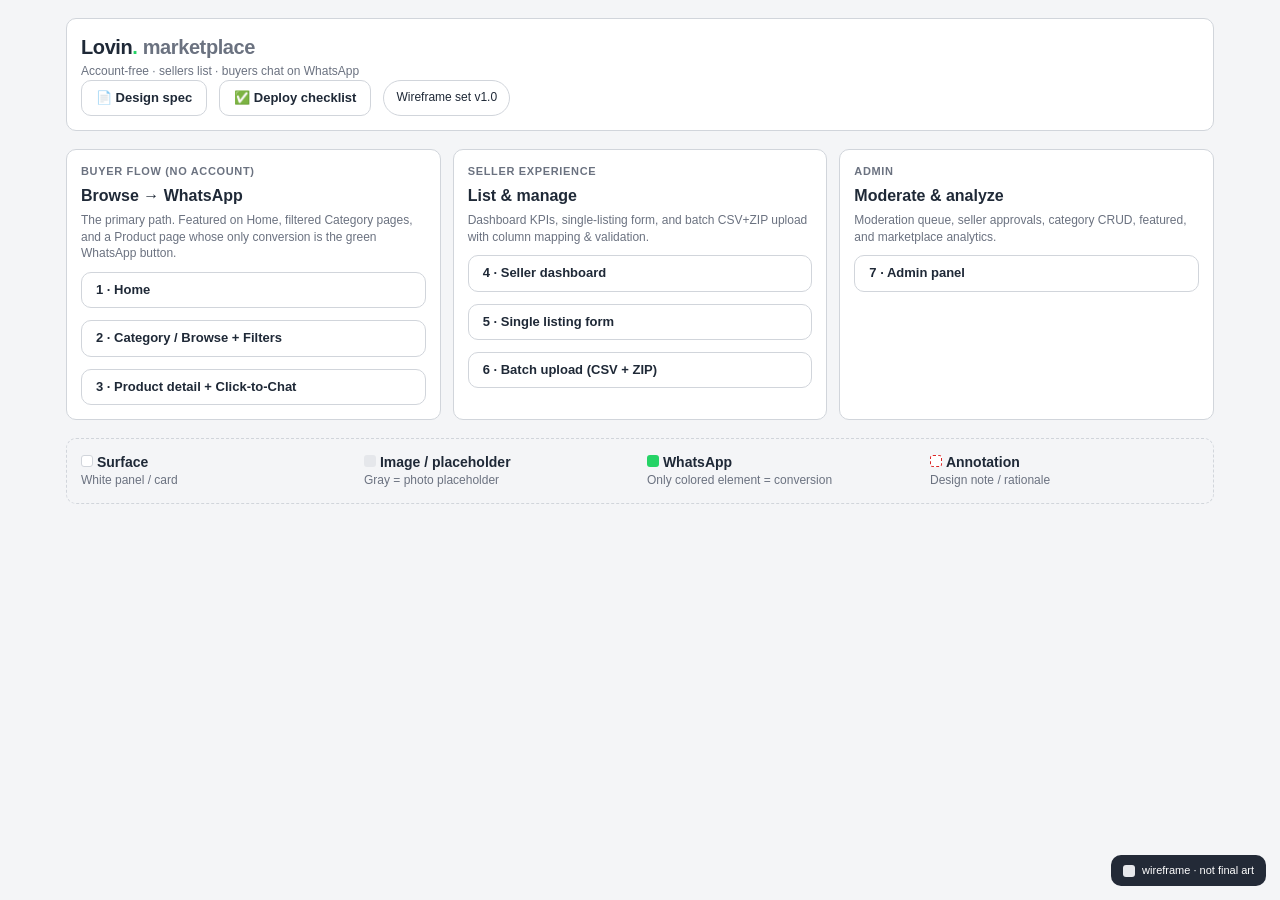
<file: wireframes/index.html>
<!doctype html><html lang="en"><head><meta charset="utf-8">
<meta name="viewport" content="width=device-width,initial-scale=1">
<title>Lovin — Wireframe Index</title><link rel="stylesheet" href="_wire.css"></head>
<body><div class="frame"><div class="wrap col" style="gap:18px">

  <div class="box between" style="align-items:center;flex-wrap:wrap;gap:12px">
    <div>
      <div class="logo">Lovin<b>.</b> <span class="muted" style="font-weight:600">marketplace</span></div>
      <div class="muted" style="font-size:12px;margin-top:2px">Account-free · sellers list · buyers chat on WhatsApp</div>
    </div>
    <div class="row" style="flex-wrap:wrap">
      <a class="btn ghost" href="../docs/LOVIN-DESIGN.md">📄 Design spec</a>
      <a class="btn ghost" href="../docs/DEPLOYMENT-CHECKLIST.md">✅ Deploy checklist</a>
      <span class="chip">Wireframe set v1.0</span>
    </div>
  </div>

  <div class="grid g3">
    <div class="box">
      <div class="label">Buyer flow (no account)</div>
      <h2 class="h2" style="margin:6px 0 4px">Browse → WhatsApp</h2>
      <p class="muted" style="font-size:12px;margin:0 0 10px">The primary path. Featured on Home, filtered Category pages, and a Product page whose only conversion is the green WhatsApp button.</p>
      <div class="col">
        <a class="btn" href="01-home.html">1 · Home</a>
        <a class="btn" href="02-category-browse.html">2 · Category / Browse + Filters</a>
        <a class="btn" href="03-product-detail.html">3 · Product detail + Click-to-Chat</a>
      </div>
    </div>

    <div class="box">
      <div class="label">Seller experience</div>
      <h2 class="h2" style="margin:6px 0 4px">List & manage</h2>
      <p class="muted" style="font-size:12px;margin:0 0 10px">Dashboard KPIs, single-listing form, and batch CSV+ZIP upload with column mapping & validation.</p>
      <div class="col">
        <a class="btn" href="04-seller-dashboard.html">4 · Seller dashboard</a>
        <a class="btn" href="05-seller-single-listing.html">5 · Single listing form</a>
        <a class="btn" href="06-batch-upload.html">6 · Batch upload (CSV + ZIP)</a>
      </div>
    </div>

    <div class="box">
      <div class="label">Admin</div>
      <h2 class="h2" style="margin:6px 0 4px">Moderate & analyze</h2>
      <p class="muted" style="font-size:12px;margin:0 0 10px">Moderation queue, seller approvals, category CRUD, featured, and marketplace analytics.</p>
      <div class="col">
        <a class="btn" href="07-admin-panel.html">7 · Admin panel</a>
      </div>
    </div>
  </div>

  <div class="box flat">
    <div class="grid g4" style="gap:14px">
      <div><span class="sw" style="display:inline-block;width:12px;height:12px;background:#fff;border:1px solid #d1d5db;border-radius:3px"></span> <b>Surface</b><div class="muted" style="font-size:12px">White panel / card</div></div>
      <div><span class="sw" style="display:inline-block;width:12px;height:12px;background:#e5e7eb;border-radius:3px"></span> <b>Image / placeholder</b><div class="muted" style="font-size:12px">Gray = photo placeholder</div></div>
      <div><span class="sw" style="display:inline-block;width:12px;height:12px;background:#25D366;border-radius:3px"></span> <b>WhatsApp</b><div class="muted" style="font-size:12px">Only colored element = conversion</div></div>
      <div><span class="sw" style="display:inline-block;width:12px;height:12px;background:#fff;border:1.5px dashed #dc2626;border-radius:3px"></span> <b>Annotation</b><div class="muted" style="font-size:12px">Design note / rationale</div></div>
    </div>
  </div>

</div></div>
<div class="legend"><span class="sw" style="background:#e5e7eb"></span> wireframe · not final art</div>
</body></html>
</file>
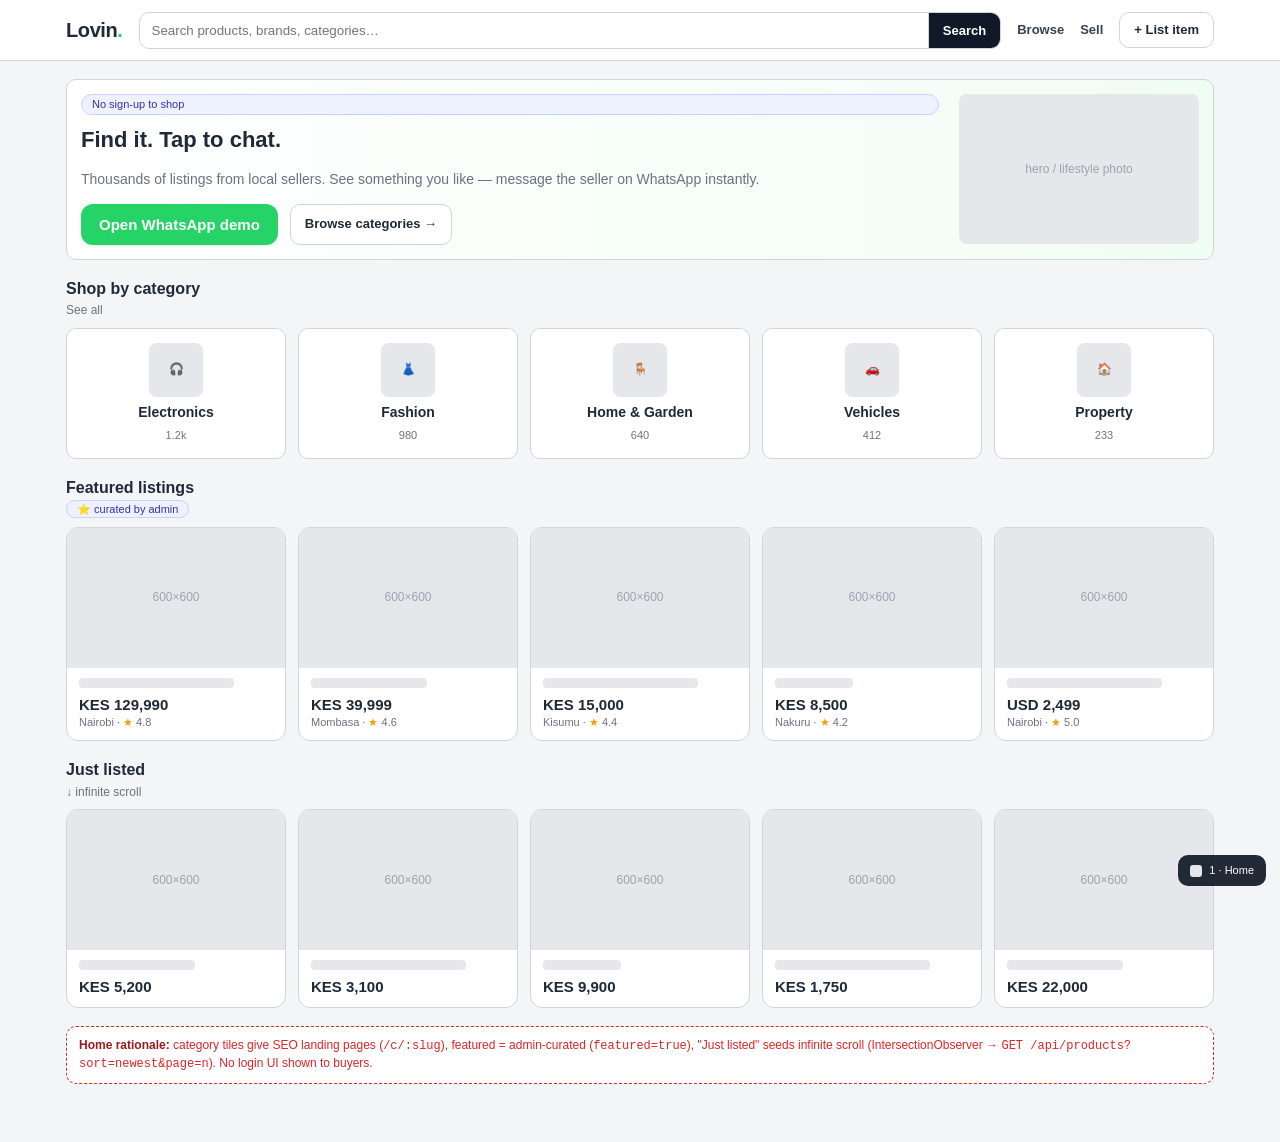
<file: wireframes/01-home.html>
<!doctype html><html lang="en"><head><meta charset="utf-8">
<meta name="viewport" content="width=device-width,initial-scale=1">
<title>Lovin — Home</title><link rel="stylesheet" href="_wire.css"></head>
<body>
<div class="topbar"><div class="wrap">
  <a href="index.html" class="logo">Lovin<b>.</b></a>
  <div class="search"><input placeholder="Search products, brands, categories…"><button class="btn dark">Search</button></div>
  <a class="navlink" href="02-category-browse.html">Browse</a>
  <a class="navlink" href="04-seller-dashboard.html">Sell</a>
  <a class="btn" href="05-seller-single-listing.html">+ List item</a>
</div></div>

<div class="frame"><div class="wrap col" style="gap:18px">

  <!-- Hero -->
  <div class="box" style="display:flex;gap:20px;align-items:center;background:linear-gradient(90deg,#fff,#f0fdf4)">
    <div style="flex:1">
      <div class="pill">No sign-up to shop</div>
      <h1 class="h1" style="margin:10px 0 6px">Find it. Tap to chat.</h1>
      <p class="muted">Thousands of listings from local sellers. See something you like — message the seller on WhatsApp instantly.</p>
      <div class="row" style="margin-top:14px;flex-wrap:wrap">
        <button class="wa"> Open WhatsApp demo</button>
        <a class="btn" href="02-category-browse.html">Browse categories →</a>
      </div>
    </div>
    <div class="ph" style="width:240px;height:150px">hero / lifestyle photo</div>
  </div>

  <!-- Category tiles -->
  <div>
    <div class="between" style="margin-bottom:8px"><h2 class="h2">Shop by category</h2><a class="muted" style="font-size:12px">See all</a></div>
    <div class="grid g5">
      <a class="box center col" style="gap:6px"><div class="ph" style="width:54px;height:54px">🎧</div><b>Electronics</b><span class="muted" style="font-size:11px">1.2k</span></a>
      <a class="box center col" style="gap:6px"><div class="ph" style="width:54px;height:54px">👗</div><b>Fashion</b><span class="muted" style="font-size:11px">980</span></a>
      <a class="box center col" style="gap:6px"><div class="ph" style="width:54px;height:54px">🪑</div><b>Home &amp; Garden</b><span class="muted" style="font-size:11px">640</span></a>
      <a class="box center col" style="gap:6px"><div class="ph" style="width:54px;height:54px">🚗</div><b>Vehicles</b><span class="muted" style="font-size:11px">412</span></a>
      <a class="box center col" style="gap:6px"><div class="ph" style="width:54px;height:54px">🏠</div><b>Property</b><span class="muted" style="font-size:11px">233</span></a>
    </div>
  </div>

  <!-- Featured -->
  <div>
    <div class="between" style="margin-bottom:8px"><h2 class="h2">Featured listings</h2><span class="pill">⭐ curated by admin</span></div>
    <div class="grid g5">
      <a class="card" href="03-product-detail.html"><div class="ph">600×600</div><div class="body"><div class="bar w80"></div><div class="price" style="margin-top:6px">KES 129,990</div><div class="muted" style="font-size:11px">Nairobi · <span class="star">★</span> 4.8</div></div></a>
      <a class="card"><div class="ph">600×600</div><div class="body"><div class="bar w60"></div><div class="price" style="margin-top:6px">KES 39,999</div><div class="muted" style="font-size:11px">Mombasa · <span class="star">★</span> 4.6</div></div></a>
      <a class="card"><div class="ph">600×600</div><div class="body"><div class="bar w80"></div><div class="price" style="margin-top:6px">KES 15,000</div><div class="muted" style="font-size:11px">Kisumu · <span class="star">★</span> 4.4</div></div></a>
      <a class="card"><div class="ph">600×600</div><div class="body"><div class="bar w40"></div><div class="price" style="margin-top:6px">KES 8,500</div><div class="muted" style="font-size:11px">Nakuru · <span class="star">★</span> 4.2</div></div></a>
      <a class="card"><div class="ph">600×600</div><div class="body"><div class="bar w80"></div><div class="price" style="margin-top:6px">USD 2,499</div><div class="muted" style="font-size:11px">Nairobi · <span class="star">★</span> 5.0</div></div></a>
    </div>
  </div>

  <!-- Newest / infinite scroll seed -->
  <div>
    <div class="between" style="margin-bottom:8px"><h2 class="h2">Just listed</h2><span class="muted" style="font-size:12px">↓ infinite scroll</span></div>
    <div class="grid g5">
      <a class="card"><div class="ph">600×600</div><div class="body"><div class="bar w60"></div><div class="price" style="margin-top:6px">KES 5,200</div></div></a>
      <a class="card"><div class="ph">600×600</div><div class="body"><div class="bar w80"></div><div class="price" style="margin-top:6px">KES 3,100</div></div></a>
      <a class="card"><div class="ph">600×600</div><div class="body"><div class="bar w40"></div><div class="price" style="margin-top:6px">KES 9,900</div></div></a>
      <a class="card"><div class="ph">600×600</div><div class="body"><div class="bar w80"></div><div class="price" style="margin-top:6px">KES 1,750</div></div></a>
      <a class="card"><div class="ph">600×600</div><div class="body"><div class="bar w60"></div><div class="price" style="margin-top:6px">KES 22,000</div></div></a>
    </div>
  </div>

  <div class="note"><b>Home rationale:</b> category tiles give SEO landing pages (<code>/c/:slug</code>), featured = admin-curated (<code>featured=true</code>), "Just listed" seeds infinite scroll (IntersectionObserver → <code>GET /api/products?sort=newest&amp;page=n</code>). No login UI shown to buyers.</div>
</div></div>
<div class="legend"><span class="sw" style="background:#e5e7eb"></span> 1 · Home</div>
</body></html>
</file>
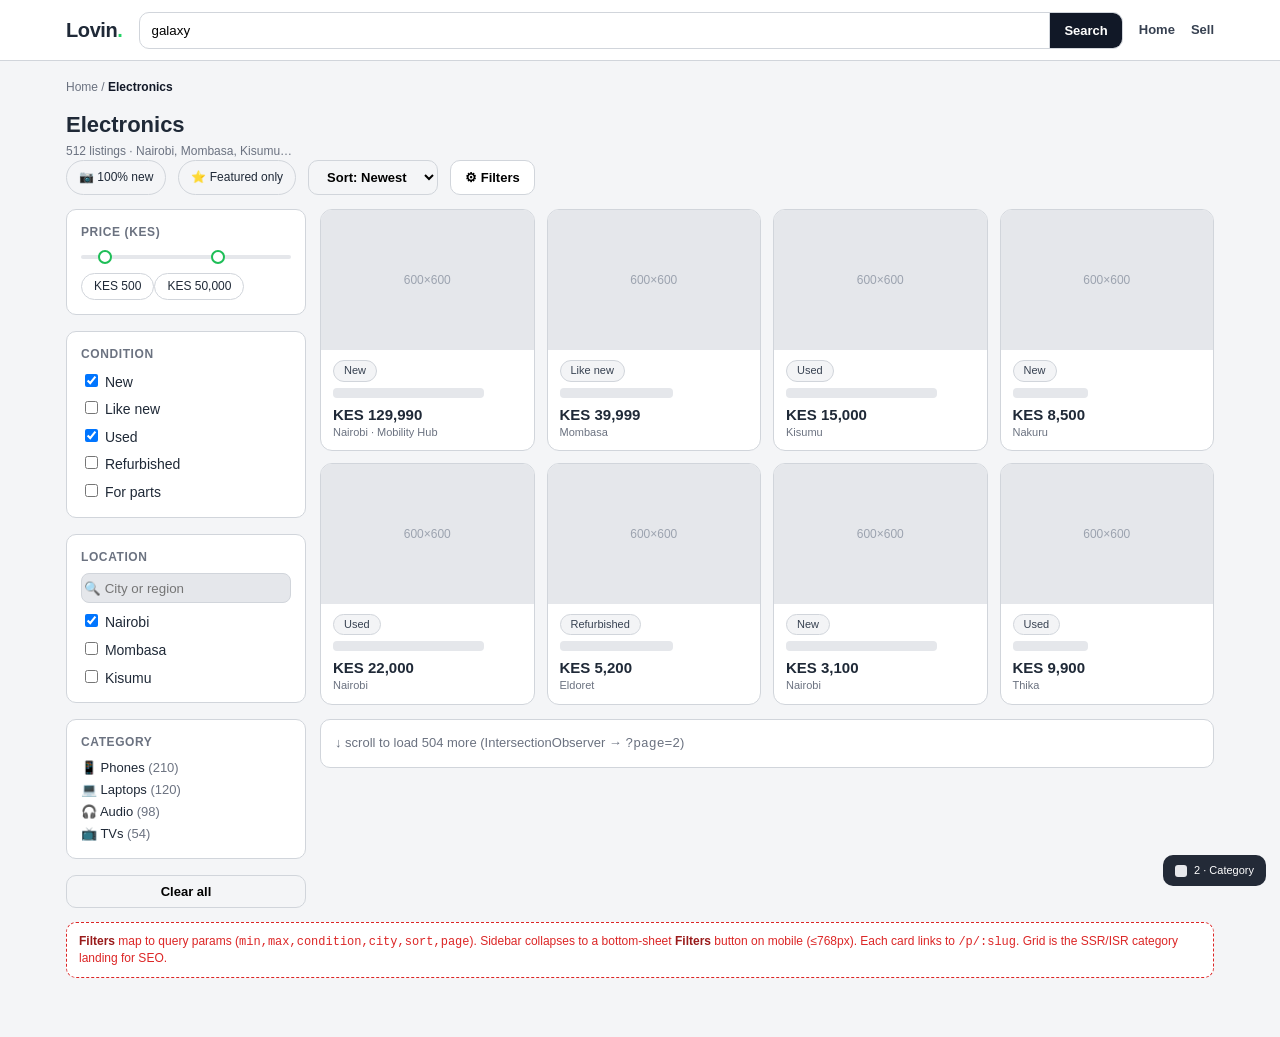
<file: wireframes/02-category-browse.html>
<!doctype html><html lang="en"><head><meta charset="utf-8">
<meta name="viewport" content="width=device-width,initial-scale=1">
<title>Lovin — Category / Browse</title><link rel="stylesheet" href="_wire.css"></head>
<body>
<div class="topbar"><div class="wrap">
  <a href="index.html" class="logo">Lovin<b>.</b></a>
  <div class="search"><input value="galaxy"><button class="btn dark">Search</button></div>
  <a class="navlink" href="01-home.html">Home</a>
  <a class="navlink" href="04-seller-dashboard.html">Sell</a>
</div></div>

<div class="frame"><div class="wrap col" style="gap:14px">

  <div class="muted" style="font-size:12px">Home / <b style="color:#111827">Electronics</b></div>
  <div class="between" style="align-items:flex-end;flex-wrap:wrap;gap:10px">
    <div><h1 class="h1">Electronics</h1><span class="muted" style="font-size:12px">512 listings · Nairobi, Mombasa, Kisumu…</span></div>
    <div class="row" style="flex-wrap:wrap">
      <span class="chip">📷 100% new</span>
      <span class="chip">⭐ Featured only</span>
      <select class="btn ghost"><option>Sort: Newest</option><option>Price ↑</option><option>Price ↓</option></select>
      <button class="btn">⚙ Filters</button>
    </div>
  </div>

  <div style="display:grid;grid-template-columns:240px 1fr;gap:14px;align-items:start">

    <!-- Filter sidebar -->
    <div class="col filter" style="gap:16px">
      <div class="box">
        <h4>Price (KES)</h4>
        <div class="range"><div class="dot" style="left:8%"></div><div class="dot" style="left:62%"></div></div>
        <div class="between"><span class="chip">KES 500</span><span class="chip">KES 50,000</span></div>
      </div>
      <div class="box">
        <h4>Condition</h4>
        <div class="col" style="gap:6px;margin-top:6px">
          <label><input type="checkbox" checked> New</label>
          <label><input type="checkbox"> Like new</label>
          <label><input type="checkbox" checked> Used</label>
          <label><input type="checkbox"> Refurbished</label>
          <label><input type="checkbox"> For parts</label>
        </div>
      </div>
      <div class="box">
        <h4>Location</h4>
        <input class="bar w100" style="height:30px;border:1px solid var(--line);border-radius:8px" placeholder="🔍 City or region">
        <div class="col" style="gap:6px;margin-top:8px">
          <label><input type="checkbox" checked> Nairobi</label>
          <label><input type="checkbox"> Mombasa</label>
          <label><input type="checkbox"> Kisumu</label>
        </div>
      </div>
      <div class="box">
        <h4>Category</h4>
        <div class="col" style="gap:4px;font-size:13px">
          <a>📱 Phones <span class="muted">(210)</span></a>
          <a>💻 Laptops <span class="muted">(120)</span></a>
          <a>🎧 Audio <span class="muted">(98)</span></a>
          <a>📺 TVs <span class="muted">(54)</span></a>
        </div>
      </div>
      <button class="btn ghost" style="justify-content:center">Clear all</button>
    </div>

    <!-- Product grid -->
    <div class="col" style="gap:14px">
      <div class="grid g4">
        <a class="card" href="03-product-detail.html"><div class="ph">600×600</div><div class="body"><span class="tag">New</span><div class="bar w80" style="margin-top:6px"></div><div class="price" style="margin-top:6px">KES 129,990</div><div class="muted" style="font-size:11px">Nairobi · Mobility Hub</div></div></a>
        <a class="card"><div class="ph">600×600</div><div class="body"><span class="tag">Like new</span><div class="bar w60" style="margin-top:6px"></div><div class="price" style="margin-top:6px">KES 39,999</div><div class="muted" style="font-size:11px">Mombasa</div></div></a>
        <a class="card"><div class="ph">600×600</div><div class="body"><span class="tag">Used</span><div class="bar w80" style="margin-top:6px"></div><div class="price" style="margin-top:6px">KES 15,000</div><div class="muted" style="font-size:11px">Kisumu</div></div></a>
        <a class="card"><div class="ph">600×600</div><div class="body"><span class="tag">New</span><div class="bar w40" style="margin-top:6px"></div><div class="price" style="margin-top:6px">KES 8,500</div><div class="muted" style="font-size:11px">Nakuru</div></div></a>
        <a class="card"><div class="ph">600×600</div><div class="body"><span class="tag">Used</span><div class="bar w80" style="margin-top:6px"></div><div class="price" style="margin-top:6px">KES 22,000</div><div class="muted" style="font-size:11px">Nairobi</div></div></a>
        <a class="card"><div class="ph">600×600</div><div class="body"><span class="tag">Refurbished</span><div class="bar w60" style="margin-top:6px"></div><div class="price" style="margin-top:6px">KES 5,200</div><div class="muted" style="font-size:11px">Eldoret</div></div></a>
        <a class="card"><div class="ph">600×600</div><div class="body"><span class="tag">New</span><div class="bar w80" style="margin-top:6px"></div><div class="price" style="margin-top:6px">KES 3,100</div><div class="muted" style="font-size:11px">Nairobi</div></div></a>
        <a class="card"><div class="ph">600×600</div><div class="body"><span class="tag">Used</span><div class="bar w40" style="margin-top:6px"></div><div class="price" style="margin-top:6px">KES 9,900</div><div class="muted" style="font-size:11px">Thika</div></div></a>
      </div>
      <div class="box center" style="color:var(--muted);font-size:13px">↓ scroll to load 504 more (IntersectionObserver → <code>?page=2</code>)</div>
    </div>
  </div>

  <div class="note"><b>Filters</b> map to query params (<code>min,max,condition,city,sort,page</code>). Sidebar collapses to a bottom-sheet <b>Filters</b> button on mobile (≤768px). Each card links to <code>/p/:slug</code>. Grid is the SSR/ISR category landing for SEO.</div>
</div></div>
<div class="legend"><span class="sw" style="background:#e5e7eb"></span> 2 · Category</div>
</body></html>
</file>
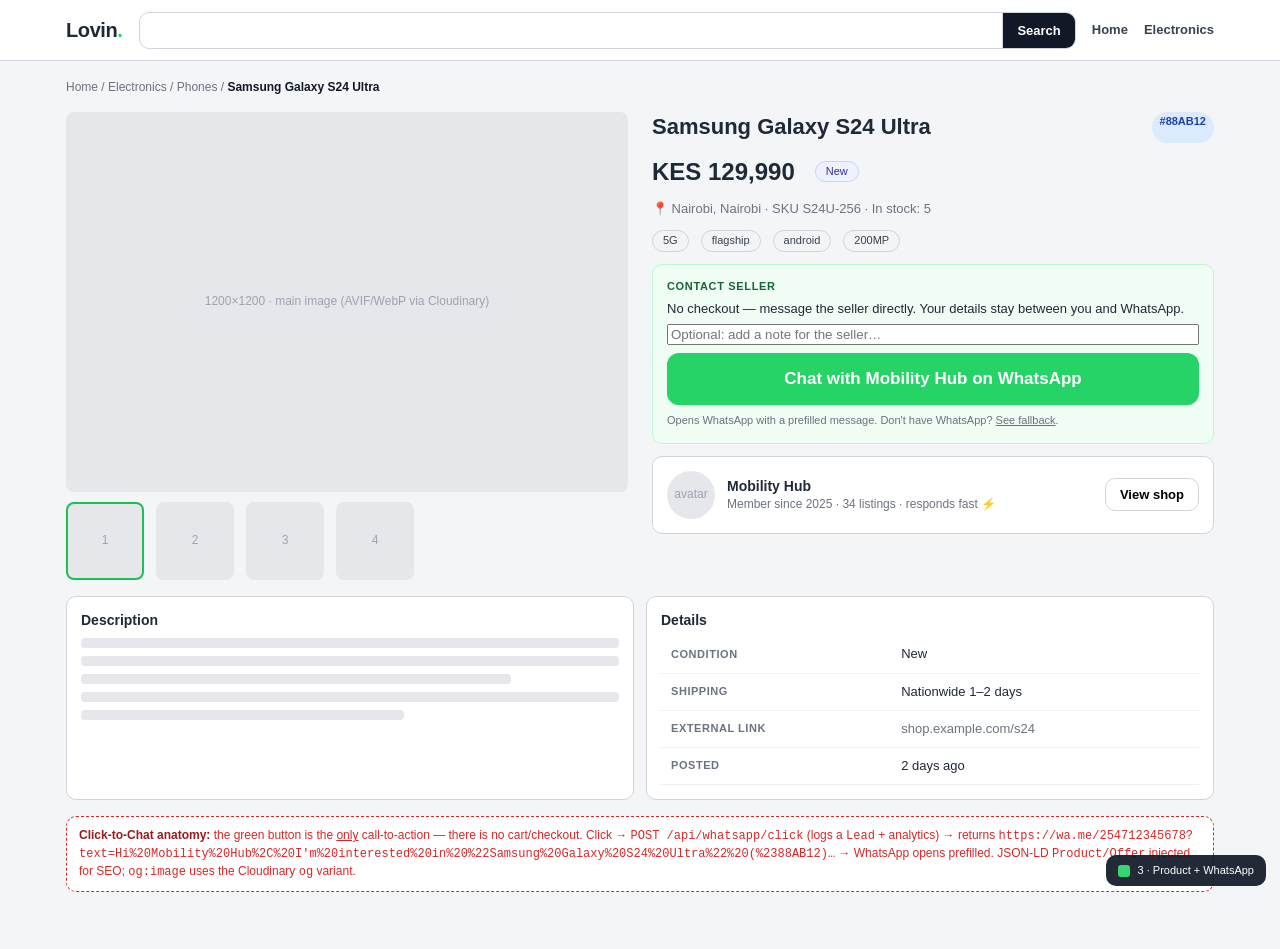
<file: wireframes/03-product-detail.html>
<!doctype html><html lang="en"><head><meta charset="utf-8">
<meta name="viewport" content="width=device-width,initial-scale=1">
<title>Lovin — Product detail + Click-to-Chat</title><link rel="stylesheet" href="_wire.css"></head>
<body>
<div class="topbar"><div class="wrap">
  <a href="index.html" class="logo">Lovin<b>.</b></a>
  <div class="search"><input><button class="btn dark">Search</button></div>
  <a class="navlink" href="01-home.html">Home</a>
  <a class="navlink" href="02-category-browse.html">Electronics</a>
</div></div>

<div class="frame"><div class="wrap col" style="gap:16px">
  <div class="muted" style="font-size:12px">Home / Electronics / Phones / <b style="color:#111827">Samsung Galaxy S24 Ultra</b></div>

  <div style="display:grid;grid-template-columns:1fr 1fr;gap:24px">

    <!-- Gallery -->
    <div class="col" style="gap:10px">
      <div class="ph" style="height:380px">1200×1200 · main image (AVIF/WebP via Cloudinary)</div>
      <div class="row" style="flex-wrap:wrap">
        <div class="ph" style="width:78px;height:78px;border:2px solid var(--wa-d)">1</div>
        <div class="ph" style="width:78px;height:78px">2</div>
        <div class="ph" style="width:78px;height:78px">3</div>
        <div class="ph" style="width:78px;height:78px">4</div>
      </div>
    </div>

    <!-- Buy box -->
    <div class="col" style="gap:12px">
      <div class="row between">
        <h1 class="h1">Samsung Galaxy S24 Ultra</h1>
        <span class="badge b-blue">#88AB12</span>
      </div>
      <div class="row" style="align-items:center"><span class="price" style="font-size:24px;font-weight:800">KES 129,990</span><span class="pill" style="margin-left:8px">New</span></div>
      <div class="muted" style="font-size:13px">📍 Nairobi, Nairobi · SKU S24U-256 · In stock: 5</div>

      <div class="row" style="flex-wrap:wrap">
        <span class="tag">5G</span><span class="tag">flagship</span><span class="tag">android</span><span class="tag">200MP</span>
      </div>

      <!-- The conversion: WhatsApp -->
      <div class="box" style="background:#f0fdf4;border-color:#bbf7d0">
        <div class="label" style="color:#166534">Contact seller</div>
        <p style="margin:6px 0;font-size:13px">No checkout — message the seller directly. Your details stay between you and WhatsApp.</p>
        <input class="field" style="width:100%" placeholder="Optional: add a note for the seller…">
        <div style="height:8px"></div>
        <button class="wa lg"> Chat with Mobility Hub on WhatsApp</button>
        <div class="muted" style="font-size:11px;margin-top:8px">Opens WhatsApp with a prefilled message. Don't have WhatsApp? <a href="#" style="text-decoration:underline">See fallback</a>.</div>
      </div>

      <!-- Seller card -->
      <div class="box row" style="align-items:center;gap:12px">
        <div class="ph" style="width:48px;height:48px;border-radius:50%">avatar</div>
        <div class="grow">
          <div class="h3">Mobility Hub</div>
          <div class="muted" style="font-size:12px">Member since 2025 · 34 listings · responds fast ⚡</div>
        </div>
        <button class="btn ghost">View shop</button>
      </div>
    </div>
  </div>

  <!-- Description + specs -->
  <div class="grid g2">
    <div class="box">
      <h3 class="h3">Description</h3>
      <div class="col" style="gap:8px;margin-top:8px">
        <div class="bar w100"></div><div class="bar w100"></div><div class="bar w80"></div>
        <div class="bar w100"></div><div class="bar w60"></div>
      </div>
    </div>
    <div class="box">
      <h3 class="h3">Details</h3>
      <table style="margin-top:6px">
        <tr><th>Condition</th><td>New</td></tr>
        <tr><th>Shipping</th><td>Nationwide 1–2 days</td></tr>
        <tr><th>External link</th><td><span class="muted">shop.example.com/s24</span></td></tr>
        <tr><th>Posted</th><td>2 days ago</td></tr>
      </table>
    </div>
  </div>

  <div class="note"><b>Click-to-Chat anatomy:</b> the green button is the <u>only</u> call-to-action — there is no cart/checkout.
  Click → <code>POST /api/whatsapp/click</code> (logs a <code>Lead</code> + analytics) → returns
  <code>https://wa.me/254712345678?text=Hi%20Mobility%20Hub%2C%20I'm%20interested%20in%20%22Samsung%20Galaxy%20S24%20Ultra%22%20(%2388AB12)…</code>
  → WhatsApp opens prefilled. JSON-LD <code>Product/Offer</code> injected for SEO; <code>og:image</code> uses the Cloudinary <code>og</code> variant.</div>
</div></div>
<div class="legend"><span class="sw" style="background:#25D366"></span> 3 · Product + WhatsApp</div>
</body></html>
</file>
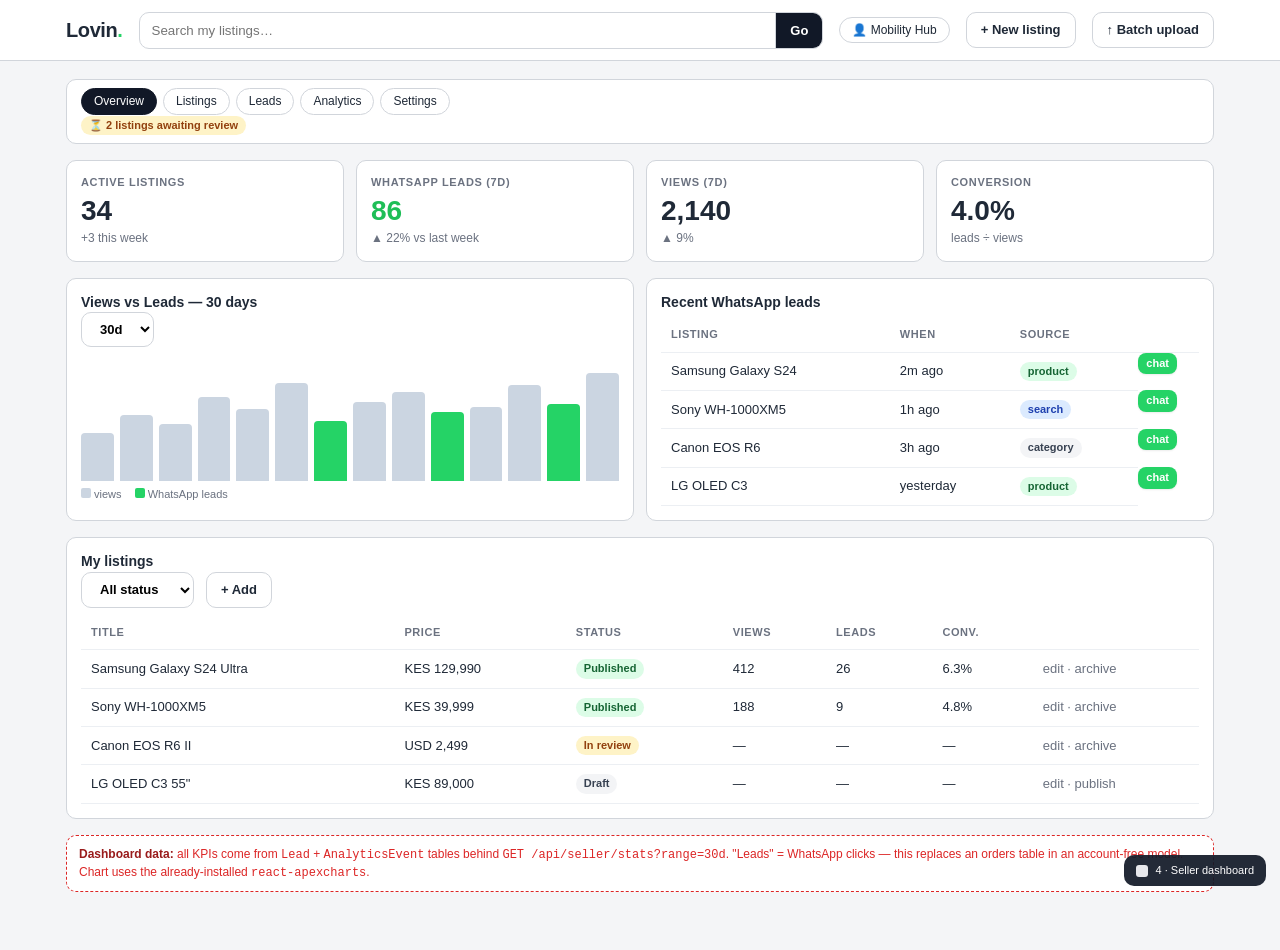
<file: wireframes/04-seller-dashboard.html>
<!doctype html><html lang="en"><head><meta charset="utf-8">
<meta name="viewport" content="width=device-width,initial-scale=1">
<title>Lovin — Seller dashboard</title><link rel="stylesheet" href="_wire.css"></head>
<body>
<div class="topbar"><div class="wrap">
  <a href="index.html" class="logo">Lovin<b>.</b></a>
  <div class="search"><input placeholder="Search my listings…"><button class="btn dark">Go</button></div>
  <span class="chip">👤 Mobility Hub</span>
  <a class="btn" href="05-seller-single-listing.html">+ New listing</a>
  <a class="btn ghost" href="06-batch-upload.html">↑ Batch upload</a>
</div></div>

<div class="frame"><div class="wrap col" style="gap:16px">

  <!-- sub nav -->
  <div class="box between" style="padding:8px 14px">
    <div class="row" style="gap:6px">
      <span class="chip" style="background:#111827;color:#fff;border-color:#111827">Overview</span>
      <span class="chip">Listings</span><span class="chip">Leads</span><span class="chip">Analytics</span><span class="chip">Settings</span>
    </div>
    <span class="badge b-amber">⏳ 2 listings awaiting review</span>
  </div>

  <!-- KPI cards -->
  <div class="grid g4">
    <div class="box"><div class="label">Active listings</div><div style="font-size:28px;font-weight:800">34</div><div class="muted" style="font-size:12px">+3 this week</div></div>
    <div class="box"><div class="label">WhatsApp leads (7d)</div><div style="font-size:28px;font-weight:800;color:var(--wa-d)">86</div><div class="muted" style="font-size:12px">▲ 22% vs last week</div></div>
    <div class="box"><div class="label">Views (7d)</div><div style="font-size:28px;font-weight:800">2,140</div><div class="muted" style="font-size:12px">▲ 9%</div></div>
    <div class="box"><div class="label">Conversion</div><div style="font-size:28px;font-weight:800">4.0%</div><div class="muted" style="font-size:12px">leads ÷ views</div></div>
  </div>

  <div class="grid g2">
    <!-- chart -->
    <div class="box">
      <div class="between"><h3 class="h3">Views vs Leads — 30 days</h3>
        <select class="btn ghost"><option>30d</option><option>7d</option></select></div>
      <div class="bars" style="margin-top:14px">
        <div style="height:40%"></div><div style="height:55%"></div><div style="height:48%"></div>
        <div style="height:70%"></div><div style="height:60%"></div><div style="height:82%"></div>
        <div class="hot" style="height:50%"></div><div style="height:66%"></div><div style="height:74%"></div>
        <div class="hot" style="height:58%"></div><div style="height:62%"></div><div style="height:80%"></div>
        <div class="hot" style="height:64%"></div><div style="height:90%"></div>
      </div>
      <div class="muted" style="font-size:11px;margin-top:6px"><span class="sw" style="display:inline-block;width:10px;height:10px;background:#cbd5e1;border-radius:2px"></span> views
      <span class="sw" style="display:inline-block;width:10px;height:10px;background:var(--wa);border-radius:2px;margin-left:10px"></span> WhatsApp leads</div>
    </div>

    <!-- recent leads -->
    <div class="box">
      <h3 class="h3">Recent WhatsApp leads</h3>
      <table style="margin-top:6px">
        <thead><tr><th>Listing</th><th>When</th><th>Source</th><th></th></tr></thead>
        <tbody>
          <tr><td>Samsung Galaxy S24</td><td>2m ago</td><td><span class="badge b-green">product</span></td><td class="wa" style="padding:3px 8px;font-size:11px;border-radius:8px">chat</td></tr>
          <tr><td>Sony WH-1000XM5</td><td>1h ago</td><td><span class="badge b-blue">search</span></td><td class="wa" style="padding:3px 8px;font-size:11px;border-radius:8px">chat</td></tr>
          <tr><td>Canon EOS R6</td><td>3h ago</td><td><span class="badge b-gray">category</span></td><td class="wa" style="padding:3px 8px;font-size:11px;border-radius:8px">chat</td></tr>
          <tr><td>LG OLED C3</td><td>yesterday</td><td><span class="badge b-green">product</span></td><td class="wa" style="padding:3px 8px;font-size:11px;border-radius:8px">chat</td></tr>
        </tbody>
      </table>
    </div>
  </div>

  <!-- listings table -->
  <div class="box">
    <div class="between"><h3 class="h3">My listings</h3>
      <div class="row"><select class="btn ghost"><option>All status</option><option>Published</option><option>Draft</option><option>Archived</option></select>
      <a class="btn" href="05-seller-single-listing.html">+ Add</a></div></div>
    <table style="margin-top:8px">
      <thead><tr><th>Title</th><th>Price</th><th>Status</th><th>Views</th><th>Leads</th><th>Conv.</th><th></th></tr></thead>
      <tbody>
        <tr><td>Samsung Galaxy S24 Ultra</td><td>KES 129,990</td><td><span class="badge b-green">Published</span></td><td>412</td><td>26</td><td>6.3%</td><td><a class="muted">edit · archive</a></td></tr>
        <tr><td>Sony WH-1000XM5</td><td>KES 39,999</td><td><span class="badge b-green">Published</span></td><td>188</td><td>9</td><td>4.8%</td><td><a class="muted">edit · archive</a></td></tr>
        <tr><td>Canon EOS R6 II</td><td>USD 2,499</td><td><span class="badge b-amber">In review</span></td><td>—</td><td>—</td><td>—</td><td><a class="muted">edit · archive</a></td></tr>
        <tr><td>LG OLED C3 55"</td><td>KES 89,000</td><td><span class="badge b-gray">Draft</span></td><td>—</td><td>—</td><td>—</td><td><a class="muted">edit · publish</a></td></tr>
      </tbody>
    </table>
  </div>

  <div class="note"><b>Dashboard data:</b> all KPIs come from <code>Lead</code> + <code>AnalyticsEvent</code> tables behind <code>GET /api/seller/stats?range=30d</code>. "Leads" = WhatsApp clicks — this replaces an orders table in an account-free model. Chart uses the already-installed <code>react-apexcharts</code>.</div>
</div></div>
<div class="legend"><span class="sw" style="background:#e5e7eb"></span> 4 · Seller dashboard</div>
</body></html>
</file>
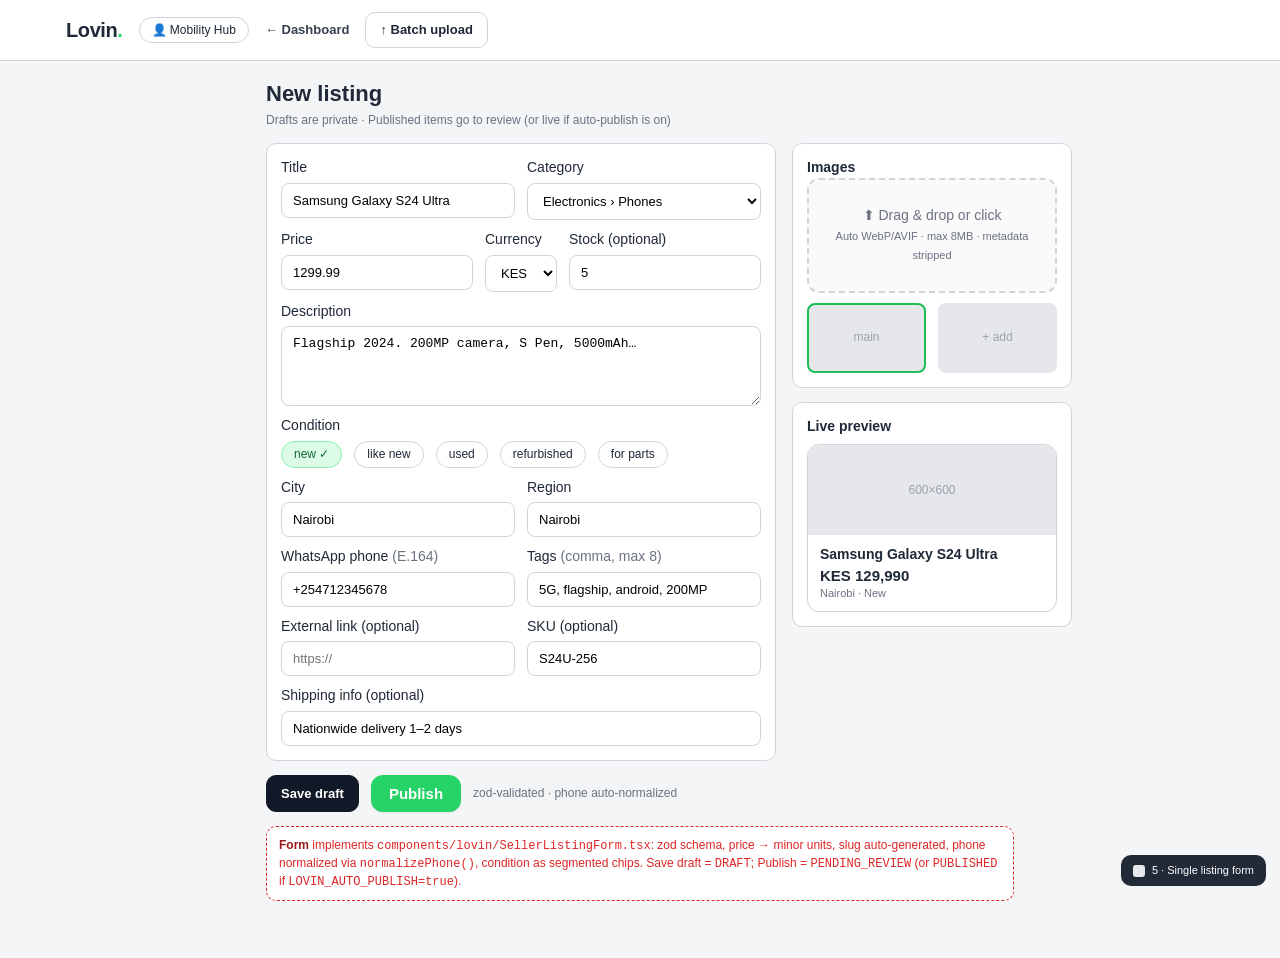
<file: wireframes/05-seller-single-listing.html>
<!doctype html><html lang="en"><head><meta charset="utf-8">
<meta name="viewport" content="width=device-width,initial-scale=1">
<title>Lovin — Single listing form</title><link rel="stylesheet" href="_wire.css"></head>
<body>
<div class="topbar"><div class="wrap">
  <a href="index.html" class="logo">Lovin<b>.</b></a>
  <span class="chip">👤 Mobility Hub</span>
  <a class="navlink" href="04-seller-dashboard.html">← Dashboard</a>
  <a class="btn" href="06-batch-upload.html">↑ Batch upload</a>
</div></div>

<div class="frame"><div class="wrap" style="max-width:780px">
  <div class="between" style="margin-bottom:14px"><div><h1 class="h1">New listing</h1><span class="muted" style="font-size:12px">Drafts are private · Published items go to review (or live if auto-publish is on)</span></div></div>

  <div style="display:grid;grid-template-columns:1fr 280px;gap:16px;align-items:start">
    <div class="col" style="gap:14px">

      <div class="box col" style="gap:10px">
        <div class="grid g2">
          <div class="field"><label>Title</label><input value="Samsung Galaxy S24 Ultra"></div>
          <div class="field"><label>Category</label><select><option>Electronics › Phones</option></select></div>
        </div>
        <div class="grid g3">
          <div class="field"><label>Price</label><input value="1299.99"></div>
          <div class="field"><label>Currency</label><select><option>KES</option><option>USD</option></select></div>
          <div class="field"><label>Stock (optional)</label><input value="5"></div>
        </div>
        <div class="field"><label>Description</label><textarea rows="4">Flagship 2024. 200MP camera, S Pen, 5000mAh…</textarea></div>
        <div class="field">
          <label>Condition</label>
          <div class="row" style="flex-wrap:wrap">
            <span class="chip" style="background:#dcfce7;border-color:#86efac;color:#166534">new ✓</span>
            <span class="chip">like new</span><span class="chip">used</span><span class="chip">refurbished</span><span class="chip">for parts</span>
          </div>
        </div>
        <div class="grid g2">
          <div class="field"><label>City</label><input value="Nairobi"></div>
          <div class="field"><label>Region</label><input value="Nairobi"></div>
        </div>
        <div class="grid g2">
          <div class="field"><label>WhatsApp phone <span class="muted">(E.164)</span></label><input value="+254712345678"></div>
          <div class="field"><label>Tags <span class="muted">(comma, max 8)</span></label><input value="5G, flagship, android, 200MP"></div>
        </div>
        <div class="grid g2">
          <div class="field"><label>External link (optional)</label><input placeholder="https://"></div>
          <div class="field"><label>SKU (optional)</label><input value="S24U-256"></div>
        </div>
        <div class="field"><label>Shipping info (optional)</label><input value="Nationwide delivery 1–2 days"></div>
      </div>

      <div class="row">
        <button class="btn dark">Save draft</button>
        <button class="wa" style="padding:10px 18px">Publish</button>
        <span class="muted" style="align-self:center;font-size:12px">zod-validated · phone auto-normalized</span>
      </div>
    </div>

    <!-- side: images + preview -->
    <div class="col" style="gap:14px">
      <div class="box">
        <h3 class="h3">Images</h3>
        <div class="upload">⬆ Drag &amp; drop or click<br><span class="muted" style="font-size:11px">Auto WebP/AVIF · max 8MB · metadata stripped</span></div>
        <div class="grid g2" style="margin-top:10px">
          <div class="ph" style="height:70px;border:2px solid var(--wa-d)">main</div>
          <div class="ph" style="height:70px">+ add</div>
        </div>
      </div>
      <div class="box">
        <h3 class="h3">Live preview</h3>
        <div class="card" style="margin-top:8px"><div class="ph" style="height:90px">600×600</div><div class="body"><b>Samsung Galaxy S24 Ultra</b><div class="price">KES 129,990</div><div class="muted" style="font-size:11px">Nairobi · New</div></div></div>
      </div>
    </div>
  </div>

  <div class="note" style="margin-top:14px"><b>Form</b> implements <code>components/lovin/SellerListingForm.tsx</code>: zod schema, price → minor units, slug auto-generated, phone normalized via <code>normalizePhone()</code>, condition as segmented chips. Save draft = <code>DRAFT</code>; Publish = <code>PENDING_REVIEW</code> (or <code>PUBLISHED</code> if <code>LOVIN_AUTO_PUBLISH=true</code>).</div>
</div></div>
<div class="legend"><span class="sw" style="background:#e5e7eb"></span> 5 · Single listing form</div>
</body></html>
</file>
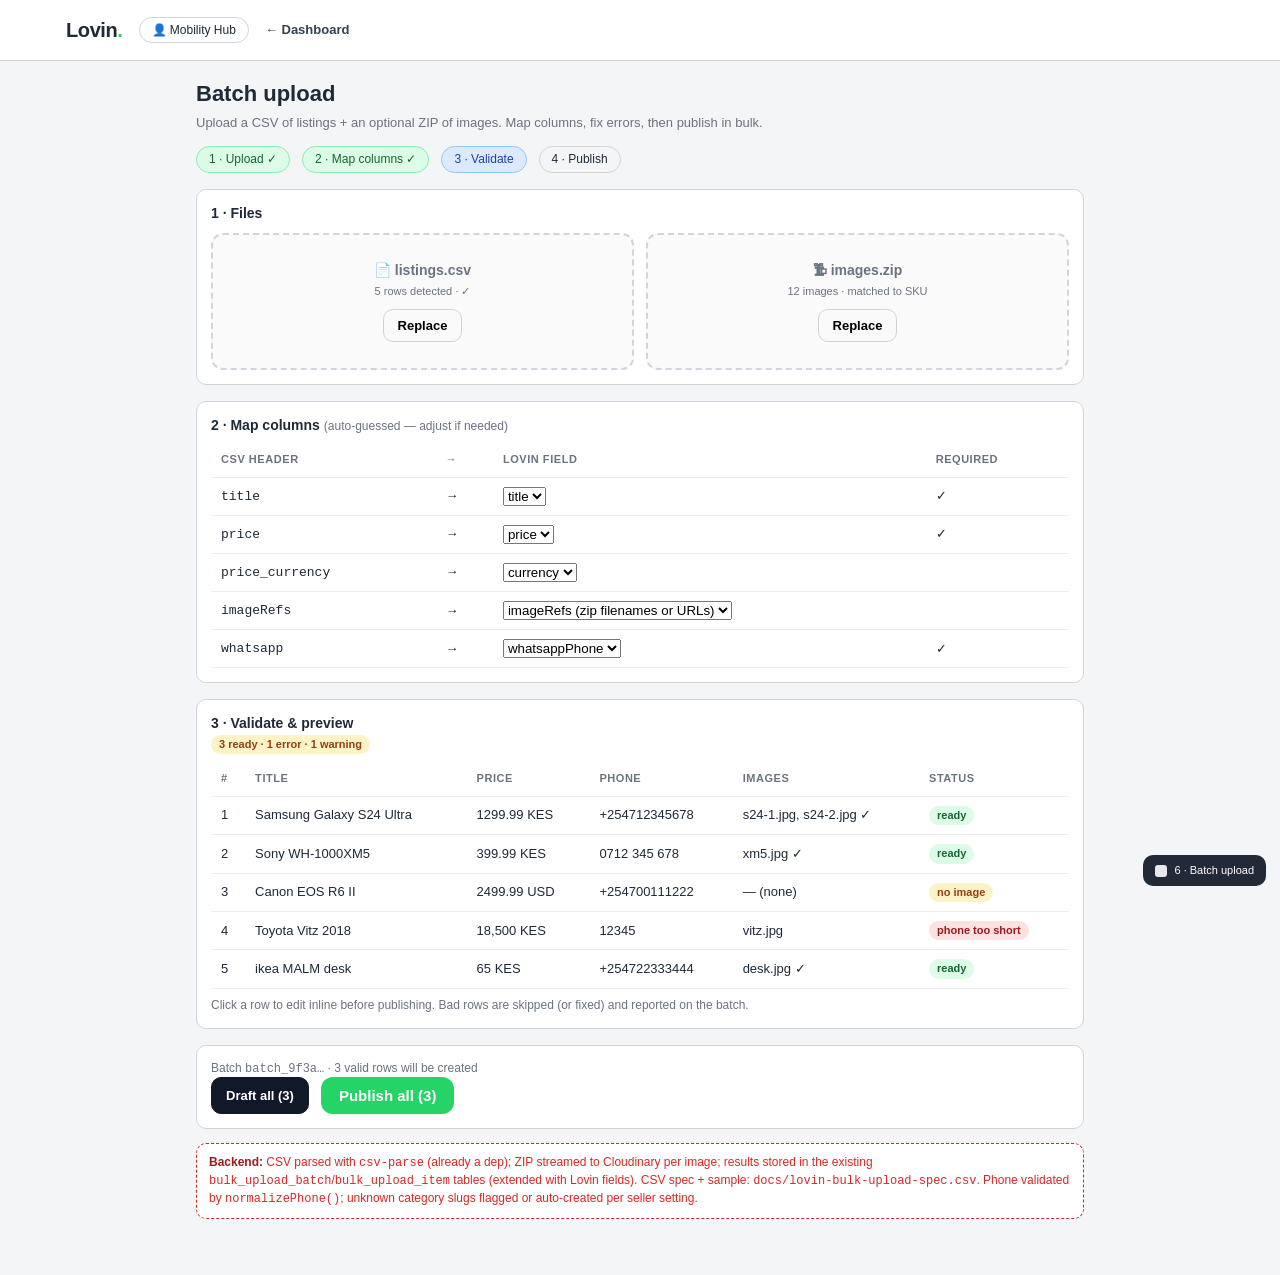
<file: wireframes/06-batch-upload.html>
<!doctype html><html lang="en"><head><meta charset="utf-8">
<meta name="viewport" content="width=device-width,initial-scale=1">
<title>Lovin — Batch upload (CSV + ZIP)</title><link rel="stylesheet" href="_wire.css"></head>
<body>
<div class="topbar"><div class="wrap">
  <a href="index.html" class="logo">Lovin<b>.</b></a>
  <span class="chip">👤 Mobility Hub</span>
  <a class="navlink" href="04-seller-dashboard.html">← Dashboard</a>
</div></div>

<div class="frame"><div class="wrap" style="max-width:920px">
  <h1 class="h1">Batch upload</h1>
  <p class="muted" style="font-size:13px;margin:4px 0 14px">Upload a CSV of listings + an optional ZIP of images. Map columns, fix errors, then publish in bulk.</p>

  <!-- stepper -->
  <div class="row" style="margin-bottom:16px">
    <span class="chip" style="background:#dcfce7;border-color:#86efac;color:#166534">1 · Upload ✓</span>
    <span class="chip" style="background:#dcfce7;border-color:#86efac;color:#166534">2 · Map columns ✓</span>
    <span class="chip" style="background:#dbeafe;border-color:#93c5fd;color:#1e40af">3 · Validate</span>
    <span class="chip">4 · Publish</span>
  </div>

  <div class="col" style="gap:16px">

    <!-- step 1: upload -->
    <div class="box">
      <h3 class="h3">1 · Files</h3>
      <div class="grid g2" style="margin-top:10px">
        <div class="upload"><b>📄 listings.csv</b><br><span class="muted" style="font-size:11px">5 rows detected · ✓</span><br><div class="row" style="justify-content:center;margin-top:8px"><button class="btn ghost">Replace</button></div></div>
        <div class="upload"><b>🗜 images.zip</b><br><span class="muted" style="font-size:11px">12 images · matched to SKU</span><br><div class="row" style="justify-content:center;margin-top:8px"><button class="btn ghost">Replace</button></div></div>
      </div>
    </div>

    <!-- step 2: column mapping -->
    <div class="box">
      <h3 class="h3">2 · Map columns <span class="muted" style="font-weight:400;font-size:12px">(auto-guessed — adjust if needed)</span></h3>
      <table style="margin-top:8px">
        <thead><tr><th>CSV header</th><th>→</th><th>Lovin field</th><th>Required</th></tr></thead>
        <tbody>
          <tr><td><code>title</code></td><td>→</td><td><select><option>title</option></select></td><td>✓</td></tr>
          <tr><td><code>price</code></td><td>→</td><td><select><option>price</option></select></td><td>✓</td></tr>
          <tr><td><code>price_currency</code></td><td>→</td><td><select><option>currency</option></select></td><td></td></tr>
          <tr><td><code>imageRefs</code></td><td>→</td><td><select><option>imageRefs (zip filenames or URLs)</option></select></td><td></td></tr>
          <tr><td><code>whatsapp</code></td><td>→</td><td><select><option>whatsappPhone</option></select></td><td>✓</td></tr>
        </tbody>
      </table>
    </div>

    <!-- step 3: validate preview -->
    <div class="box">
      <div class="between"><h3 class="h3">3 · Validate &amp; preview</h3>
        <span class="badge b-amber">3 ready · 1 error · 1 warning</span></div>
      <table style="margin-top:8px">
        <thead><tr><th>#</th><th>Title</th><th>Price</th><th>Phone</th><th>Images</th><th>Status</th></tr></thead>
        <tbody>
          <tr><td>1</td><td>Samsung Galaxy S24 Ultra</td><td>1299.99 KES</td><td>+254712345678</td><td>s24-1.jpg, s24-2.jpg ✓</td><td><span class="badge b-green">ready</span></td></tr>
          <tr><td>2</td><td>Sony WH-1000XM5</td><td>399.99 KES</td><td>0712 345 678</td><td>xm5.jpg ✓</td><td><span class="badge b-green">ready</span></td></tr>
          <tr><td>3</td><td>Canon EOS R6 II</td><td>2499.99 USD</td><td>+254700111222</td><td>— (none)</td><td><span class="badge b-amber">no image</span></td></tr>
          <tr><td>4</td><td>Toyota Vitz 2018</td><td>18,500 KES</td><td>12345</td><td>vitz.jpg</td><td><span class="badge b-red">phone too short</span></td></tr>
          <tr><td>5</td><td>ikea MALM desk</td><td>65 KES</td><td>+254722333444</td><td>desk.jpg ✓</td><td><span class="badge b-green">ready</span></td></tr>
        </tbody>
      </table>
      <div class="muted" style="font-size:12px;margin-top:8px">Click a row to edit inline before publishing. Bad rows are skipped (or fixed) and reported on the batch.</div>
    </div>

    <!-- step 4: publish -->
    <div class="box between">
      <div class="muted" style="font-size:12px">Batch <code>batch_9f3a…</code> · 3 valid rows will be created</div>
      <div class="row">
        <button class="btn dark">Draft all (3)</button>
        <button class="wa" style="padding:10px 18px">Publish all (3)</button>
      </div>
    </div>
  </div>

  <div class="note" style="margin-top:14px"><b>Backend:</b> CSV parsed with <code>csv-parse</code> (already a dep); ZIP streamed to Cloudinary per image; results stored in the existing <code>bulk_upload_batch</code>/<code>bulk_upload_item</code> tables (extended with Lovin fields). CSV spec + sample: <code>docs/lovin-bulk-upload-spec.csv</code>. Phone validated by <code>normalizePhone()</code>; unknown category slugs flagged or auto-created per seller setting.</div>
</div></div>
<div class="legend"><span class="sw" style="background:#e5e7eb"></span> 6 · Batch upload</div>
</body></html>
</file>
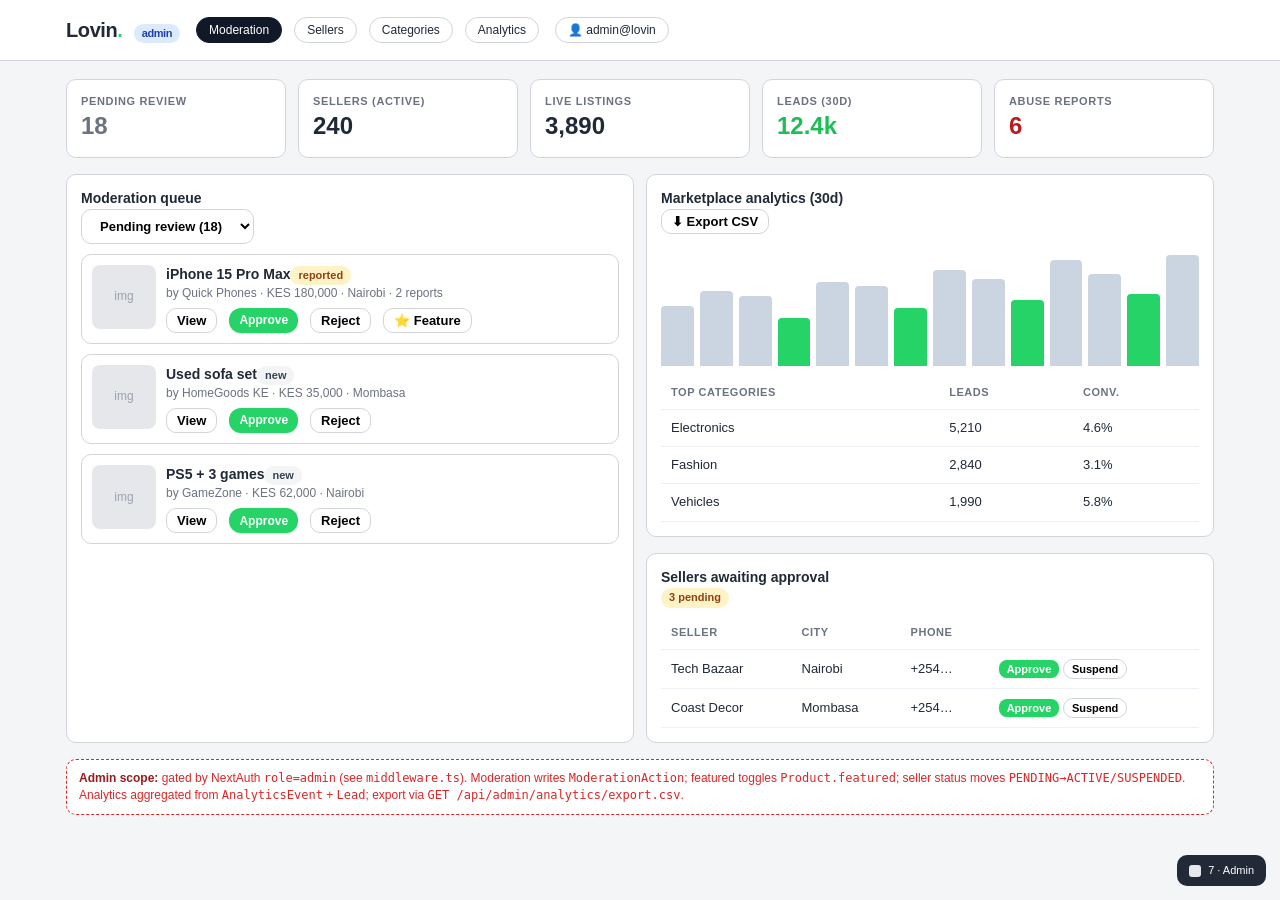
<file: wireframes/07-admin-panel.html>
<!doctype html><html lang="en"><head><meta charset="utf-8">
<meta name="viewport" content="width=device-width,initial-scale=1">
<title>Lovin — Admin panel</title><link rel="stylesheet" href="_wire.css"></head>
<body>
<div class="topbar"><div class="wrap">
  <a href="index.html" class="logo">Lovin<b>.</b> <span class="badge b-blue" style="margin-left:6px">admin</span></a>
  <div class="row"><span class="chip" style="background:#111827;color:#fff;border-color:#111827">Moderation</span><span class="chip">Sellers</span><span class="chip">Categories</span><span class="chip">Analytics</span></div>
  <span class="chip">👤 admin@lovin</span>
</div></div>

<div class="frame"><div class="wrap col" style="gap:16px">

  <!-- KPI strip -->
  <div class="grid g5">
    <div class="box"><div class="label">Pending review</div><div style="font-size:24px;font-weight:800" class="muted">18</div></div>
    <div class="box"><div class="label">Sellers (active)</div><div style="font-size:24px;font-weight:800">240</div></div>
    <div class="box"><div class="label">Live listings</div><div style="font-size:24px;font-weight:800">3,890</div></div>
    <div class="box"><div class="label">Leads (30d)</div><div style="font-size:24px;font-weight:800;color:var(--wa-d)">12.4k</div></div>
    <div class="box"><div class="label">Abuse reports</div><div style="font-size:24px;font-weight:800;color:#b91c1c">6</div></div>
  </div>

  <div class="grid g2">

    <!-- Moderation queue -->
    <div class="box">
      <div class="between"><h3 class="h3">Moderation queue</h3>
        <select class="btn ghost"><option>Pending review (18)</option><option>Reported (6)</option></select></div>
      <div class="col" style="gap:10px;margin-top:10px">
        <div class="box" style="display:flex;gap:10px;padding:10px">
          <div class="ph" style="width:64px;height:64px;flex:none">img</div>
          <div class="grow">
            <div class="between"><b>iPhone 15 Pro Max</b><span class="badge b-amber">reported</span></div>
            <div class="muted" style="font-size:12px">by Quick Phones · KES 180,000 · Nairobi · 2 reports</div>
            <div class="row" style="margin-top:6px"><button class="btn ghost" style="padding:4px 10px">View</button><button class="wa" style="padding:4px 10px;font-size:12px">Approve</button><button class="btn ghost" style="padding:4px 10px">Reject</button><button class="btn ghost" style="padding:4px 10px">⭐ Feature</button></div>
          </div>
        </div>
        <div class="box" style="display:flex;gap:10px;padding:10px">
          <div class="ph" style="width:64px;height:64px;flex:none">img</div>
          <div class="grow">
            <div class="between"><b>Used sofa set</b><span class="badge b-gray">new</span></div>
            <div class="muted" style="font-size:12px">by HomeGoods KE · KES 35,000 · Mombasa</div>
            <div class="row" style="margin-top:6px"><button class="btn ghost" style="padding:4px 10px">View</button><button class="wa" style="padding:4px 10px;font-size:12px">Approve</button><button class="btn ghost" style="padding:4px 10px">Reject</button></div>
          </div>
        </div>
        <div class="box" style="display:flex;gap:10px;padding:10px">
          <div class="ph" style="width:64px;height:64px;flex:none">img</div>
          <div class="grow">
            <div class="between"><b>PS5 + 3 games</b><span class="badge b-gray">new</span></div>
            <div class="muted" style="font-size:12px">by GameZone · KES 62,000 · Nairobi</div>
            <div class="row" style="margin-top:6px"><button class="btn ghost" style="padding:4px 10px">View</button><button class="wa" style="padding:4px 10px;font-size:12px">Approve</button><button class="btn ghost" style="padding:4px 10px">Reject</button></div>
          </div>
        </div>
      </div>
    </div>

    <!-- right column -->
    <div class="col" style="gap:16px">
      <!-- analytics -->
      <div class="box">
        <div class="between"><h3 class="h3">Marketplace analytics (30d)</h3><button class="btn ghost" style="padding:4px 10px">⬇ Export CSV</button></div>
        <div class="bars" style="margin-top:12px">
          <div style="height:50%"></div><div style="height:62%"></div><div style="height:58%"></div>
          <div class="hot" style="height:40%"></div><div style="height:70%"></div><div style="height:66%"></div>
          <div class="hot" style="height:48%"></div><div style="height:80%"></div><div style="height:72%"></div>
          <div class="hot" style="height:55%"></div><div style="height:88%"></div><div style="height:76%"></div>
          <div class="hot" style="height:60%"></div><div style="height:92%"></div>
        </div>
        <table style="margin-top:10px">
          <tr><th>Top categories</th><th>Leads</th><th>Conv.</th></tr>
          <tr><td>Electronics</td><td>5,210</td><td>4.6%</td></tr>
          <tr><td>Fashion</td><td>2,840</td><td>3.1%</td></tr>
          <tr><td>Vehicles</td><td>1,990</td><td>5.8%</td></tr>
        </table>
      </div>

      <!-- sellers -->
      <div class="box">
        <div class="between"><h3 class="h3">Sellers awaiting approval</h3><span class="badge b-amber">3 pending</span></div>
        <table style="margin-top:8px">
          <tr><th>Seller</th><th>City</th><th>Phone</th><th></th></tr>
          <tr><td>Tech Bazaar</td><td>Nairobi</td><td>+254…</td><td><button class="wa" style="padding:3px 8px;font-size:11px;border-radius:8px">Approve</button> <button class="btn ghost" style="padding:3px 8px;font-size:11px">Suspend</button></td></tr>
          <tr><td>Coast Decor</td><td>Mombasa</td><td>+254…</td><td><button class="wa" style="padding:3px 8px;font-size:11px;border-radius:8px">Approve</button> <button class="btn ghost" style="padding:3px 8px;font-size:11px">Suspend</button></td></tr>
        </table>
      </div>
    </div>
  </div>

  <div class="note"><b>Admin scope:</b> gated by NextAuth <code>role=admin</code> (see <code>middleware.ts</code>). Moderation writes <code>ModerationAction</code>; featured toggles <code>Product.featured</code>; seller status moves <code>PENDING→ACTIVE/SUSPENDED</code>. Analytics aggregated from <code>AnalyticsEvent</code> + <code>Lead</code>; export via <code>GET /api/admin/analytics/export.csv</code>.</div>
</div></div>
<div class="legend"><span class="sw" style="background:#e5e7eb"></span> 7 · Admin</div>
</body></html>
</file>
<file: wireframes/_wire.css>
/* Lovin wireframes — shared stylesheet (grayscale mockups, green = WhatsApp) */
* { box-sizing: border-box; }
:root{
  --bg:#f4f5f7; --ink:#1f2937; --muted:#6b7280; --line:#d1d5db;
  --box:#ffffff; --ph:#e5e7eb; --wa:#25D366; --wa-d:#1ebe57; --note:#dc2626;
}
html,body{margin:0;background:var(--bg);color:var(--ink);
  font-family:-apple-system,Segoe UI,Roboto,Helvetica,Arial,sans-serif;font-size:14px;line-height:1.4;}
a{color:inherit;text-decoration:none;}
.wrap{max-width:1180px;margin:0 auto;padding:0 16px;}
.row{display:flex;gap:12px;}
.col{display:flex;flex-direction:column;gap:12px;}
.grow{flex:1;}
.muted{color:var(--muted);}
.center{align-items:center;justify-content:center;}
.between{justify-content:space-between;}
.grid{display:grid;gap:12px;}
.g2{grid-template-columns:repeat(2,1fr);}
.g3{grid-template-columns:repeat(3,1fr);}
.g4{grid-template-columns:repeat(4,1fr);}
.g5{grid-template-columns:repeat(5,1fr);}

/* anatomy */
.box{background:var(--box);border:1px solid var(--line);border-radius:10px;padding:14px;}
.box.flat{background:transparent;border:1px dashed var(--line);}
.ph{background:var(--ph);border-radius:8px;display:grid;place-items:center;color:#9ca3af;font-size:12px;}
.bar{background:#e5e7eb;border-radius:4px;height:10px;}
.bar.w40{width:40%;}.bar.w60{width:60%;}.bar.w80{width:80%;}.bar.w100{width:100%;}
.h1{font-size:22px;font-weight:700;margin:0;}
.h2{font-size:16px;font-weight:700;margin:0;}
.h3{font-size:14px;font-weight:600;margin:0;}
.label{font-size:11px;text-transform:uppercase;letter-spacing:.06em;color:var(--muted);font-weight:600;}
.tag{display:inline-block;background:#f3f4f6;border:1px solid var(--line);border-radius:999px;padding:2px 10px;font-size:11px;color:#374151;}
.chip{display:inline-flex;gap:6px;align-items:center;border:1px solid var(--line);border-radius:999px;padding:4px 12px;font-size:12px;}
.pill{background:#eef2ff;border:1px solid #c7d2fe;color:#3730a3;border-radius:999px;padding:2px 10px;font-size:11px;}

/* buttons */
.btn{display:inline-flex;align-items:center;gap:8px;border:1px solid var(--line);background:#fff;border-radius:10px;padding:8px 14px;font-weight:600;font-size:13px;}
.btn.dark{background:#111827;color:#fff;border-color:#111827;}
.btn.ghost{background:transparent;}
.wa{background:var(--wa);color:#fff;border:none;border-radius:12px;padding:12px 18px;font-weight:700;font-size:15px;
     display:inline-flex;align-items:center;gap:10px;box-shadow:0 1px 2px rgba(0,0,0,.08);}
.wa:hover{background:var(--wa-d);}
.wa.lg{padding:16px 24px;font-size:17px;width:100%;justify-content:center;}

/* header */
.topbar{background:#fff;border-bottom:1px solid var(--line);position:sticky;top:0;z-index:5;}
.topbar .wrap{display:flex;align-items:center;gap:16px;height:60px;}
.logo{font-weight:800;font-size:20px;letter-spacing:-.02em;}
.logo b{color:var(--wa);}
.search{flex:1;display:flex;border:1px solid var(--line);border-radius:10px;overflow:hidden;background:#fff;}
.search input{flex:1;border:none;padding:10px 12px;outline:none;background:transparent;}
.search .btn{border-radius:0;border:none;border-left:1px solid var(--line);}
.navlink{font-size:13px;color:#374151;font-weight:600;}

/* product card */
.card{background:#fff;border:1px solid var(--line);border-radius:12px;overflow:hidden;display:flex;flex-direction:column;}
.card .ph{height:140px;border-radius:0;}
.card .body{padding:10px 12px;}
.price{font-weight:700;font-size:15px;}
.star{color:#f59e0b;}

/* note callout */
.note{border:1.5px dashed var(--note);border-radius:10px;padding:10px 12px;color:var(--note);font-size:12px;background:#fff;}
.note b{color:#991b1b;}

/* tables */
table{width:100%;border-collapse:collapse;font-size:13px;}
th,td{text-align:left;padding:9px 10px;border-bottom:1px solid #eceff3;}
th{font-size:11px;text-transform:uppercase;letter-spacing:.05em;color:var(--muted);}
.badge{display:inline-block;padding:2px 8px;border-radius:999px;font-size:11px;font-weight:600;}
.b-green{background:#dcfce7;color:#166534;} .b-amber{background:#fef3c7;color:#92400e;}
.b-gray{background:#f3f4f6;color:#374151;} .b-red{background:#fee2e2;color:#991b1b;} .b-blue{background:#dbeafe;color:#1e40af;}

/* sidebar filter */
.filter h4{margin:0 0 8px;font-size:12px;text-transform:uppercase;letter-spacing:.05em;color:var(--muted);}
.range{height:4px;background:#e5e7eb;border-radius:4px;position:relative;margin:14px 0;}
.range .dot{width:14px;height:14px;background:#fff;border:2px solid var(--wa-d);border-radius:50%;position:absolute;top:-5px;}

/* mini chart */
.bars{display:flex;align-items:flex-end;gap:6px;height:120px;}
.bars div{flex:1;background:#cbd5e1;border-radius:4px 4px 0 0;}
.bars div.hot{background:var(--wa);}

/* form */
.field{display:flex;flex-direction:column;gap:5px;}
.field input,.field select,.field textarea{border:1px solid var(--line);border-radius:8px;padding:9px 11px;font-size:13px;background:#fff;}
.upload{border:2px dashed var(--line);border-radius:12px;padding:26px;text-align:center;color:var(--muted);background:#fafafa;}

/* wireframe chrome */
.frame{padding:18px 0 60px;}
.legend{position:fixed;right:14px;bottom:14px;background:#111827;color:#fff;border-radius:10px;padding:8px 12px;font-size:11px;z-index:20;opacity:.92;}
.legend .sw{display:inline-block;width:12px;height:12px;border-radius:3px;vertical-align:middle;margin-right:4px;}
</file>
